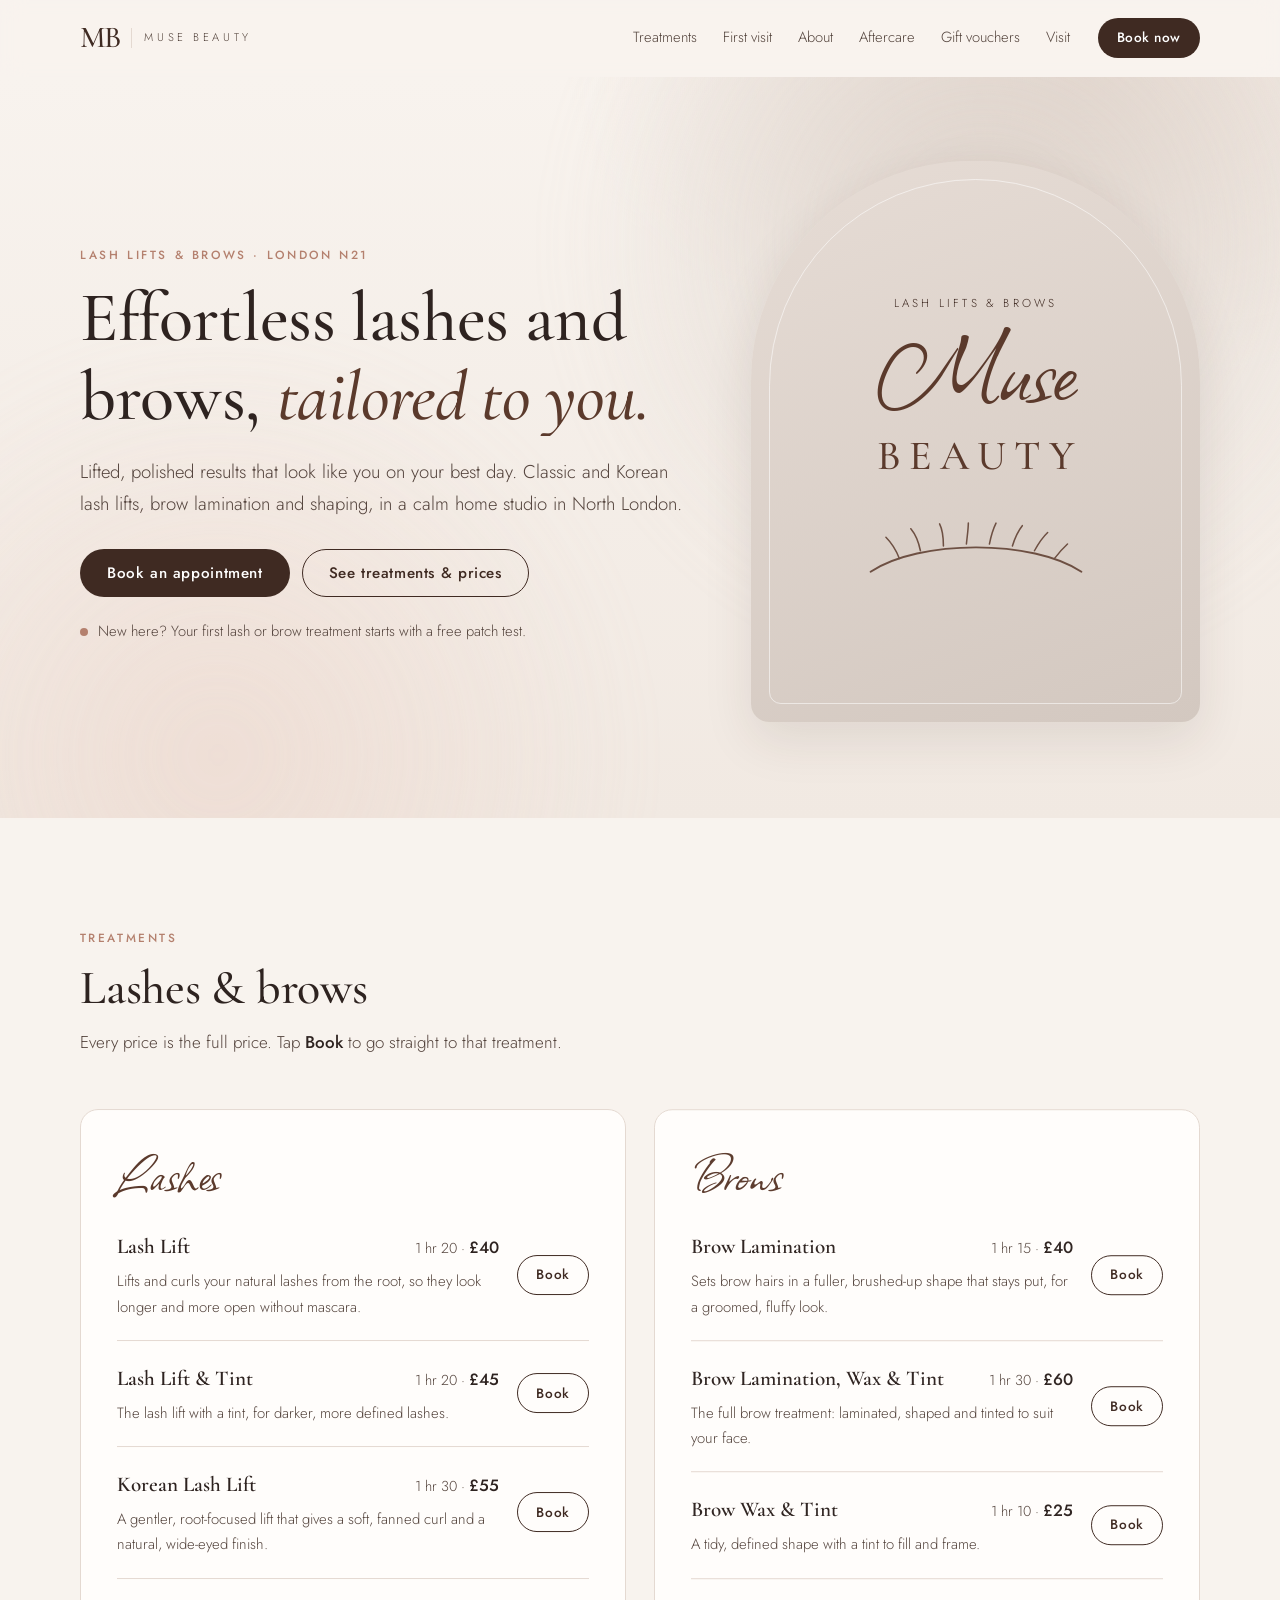
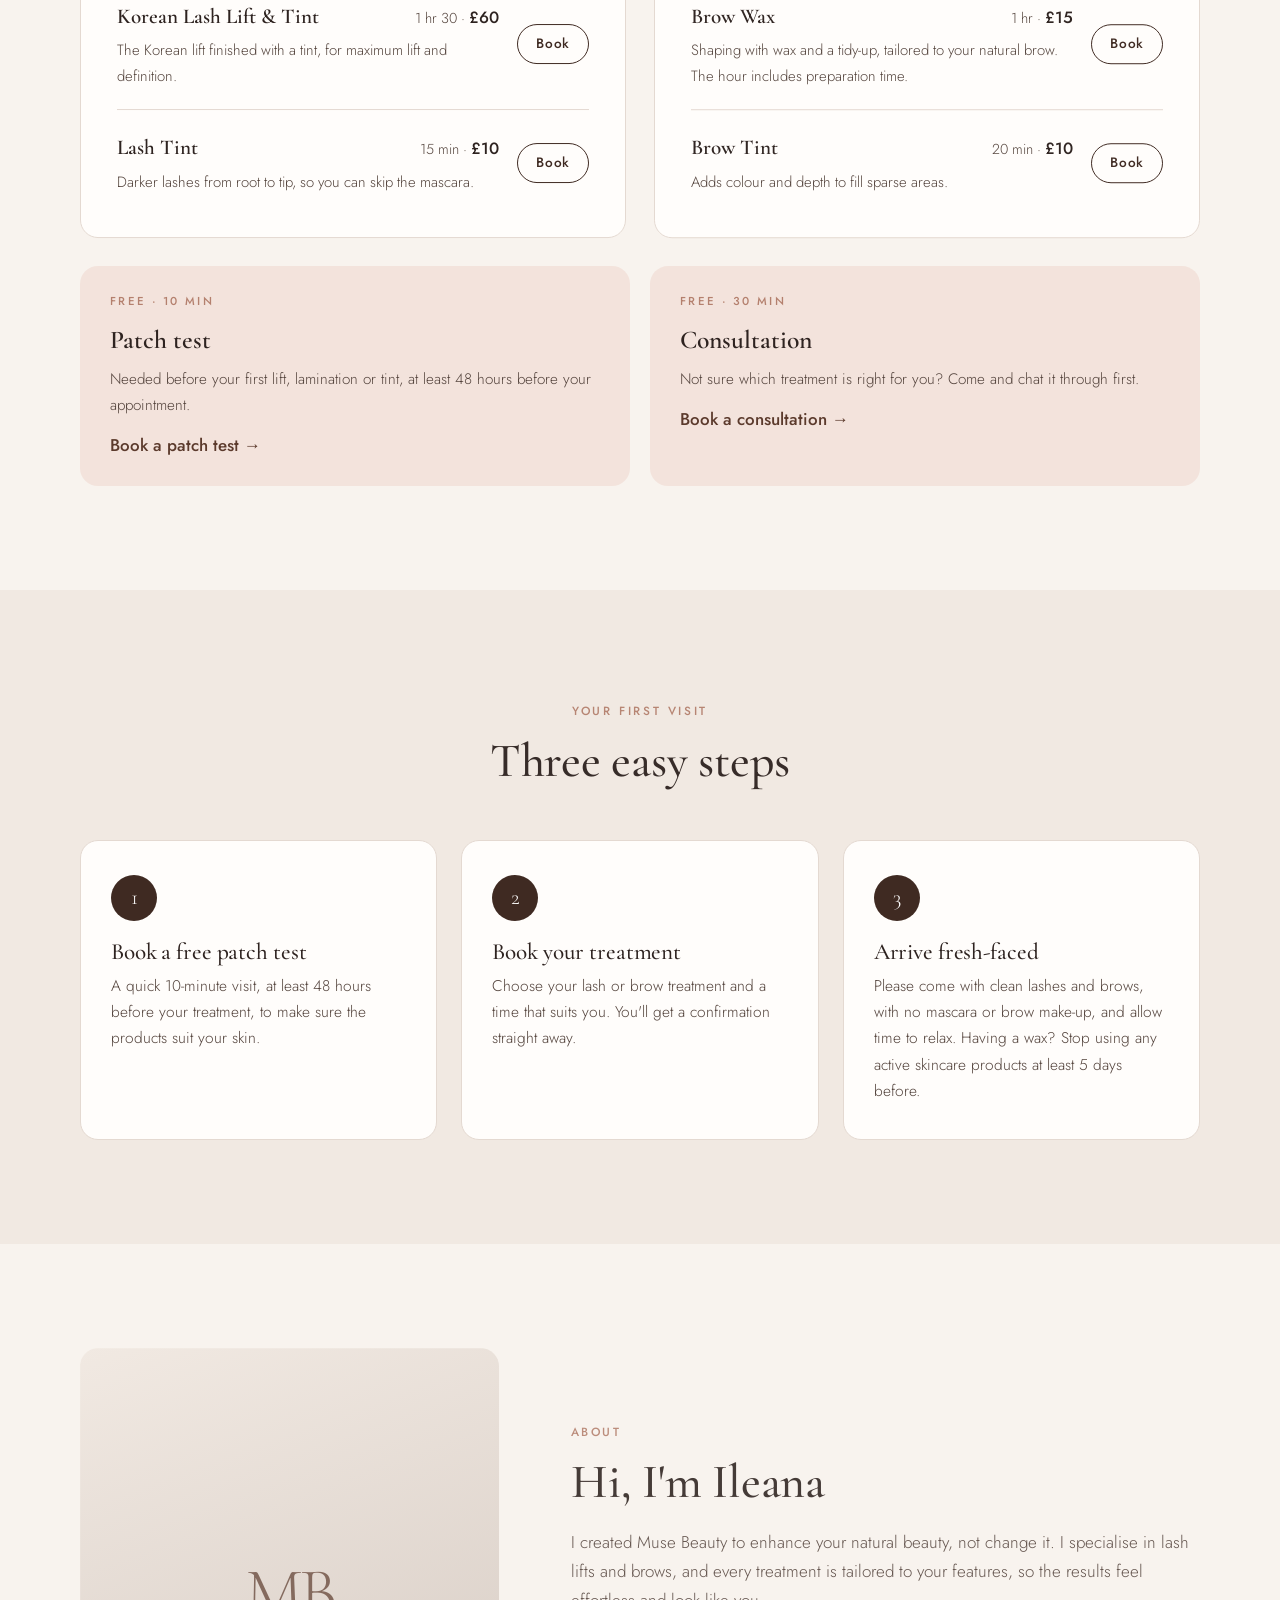
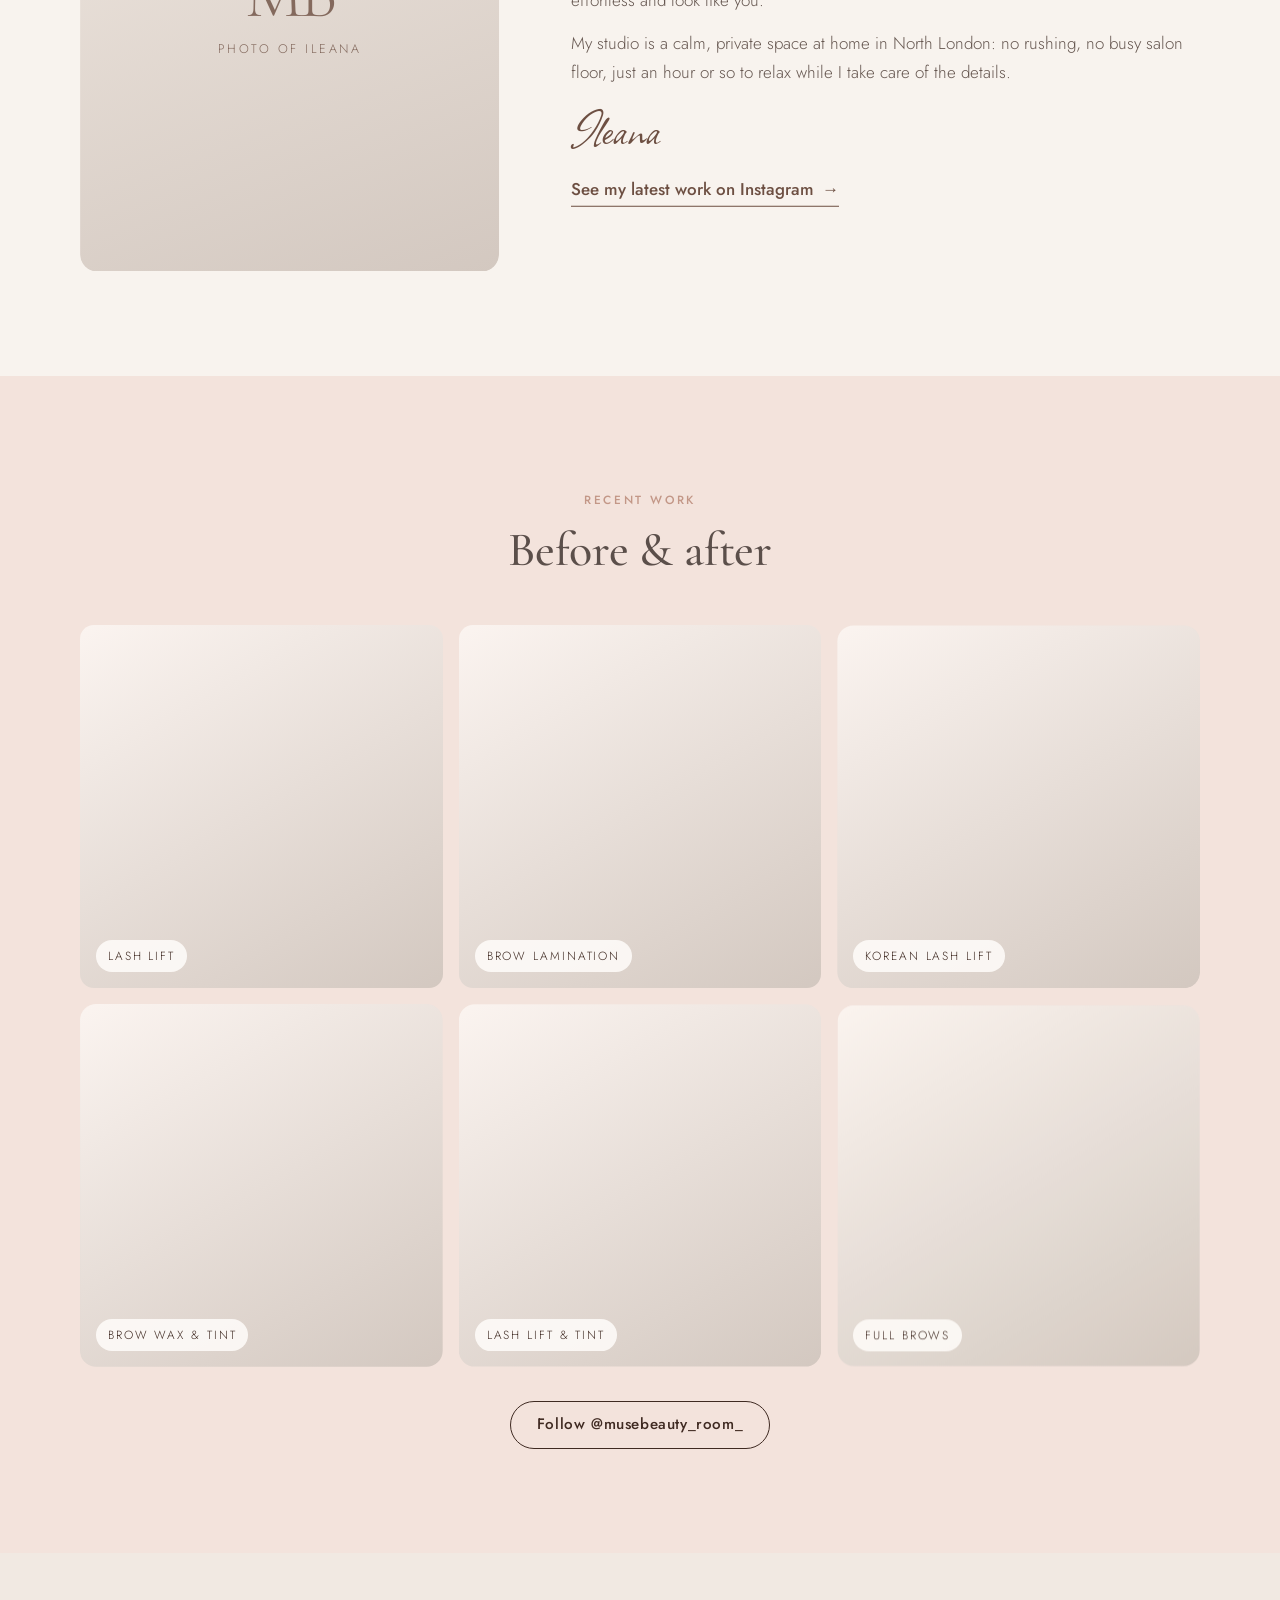
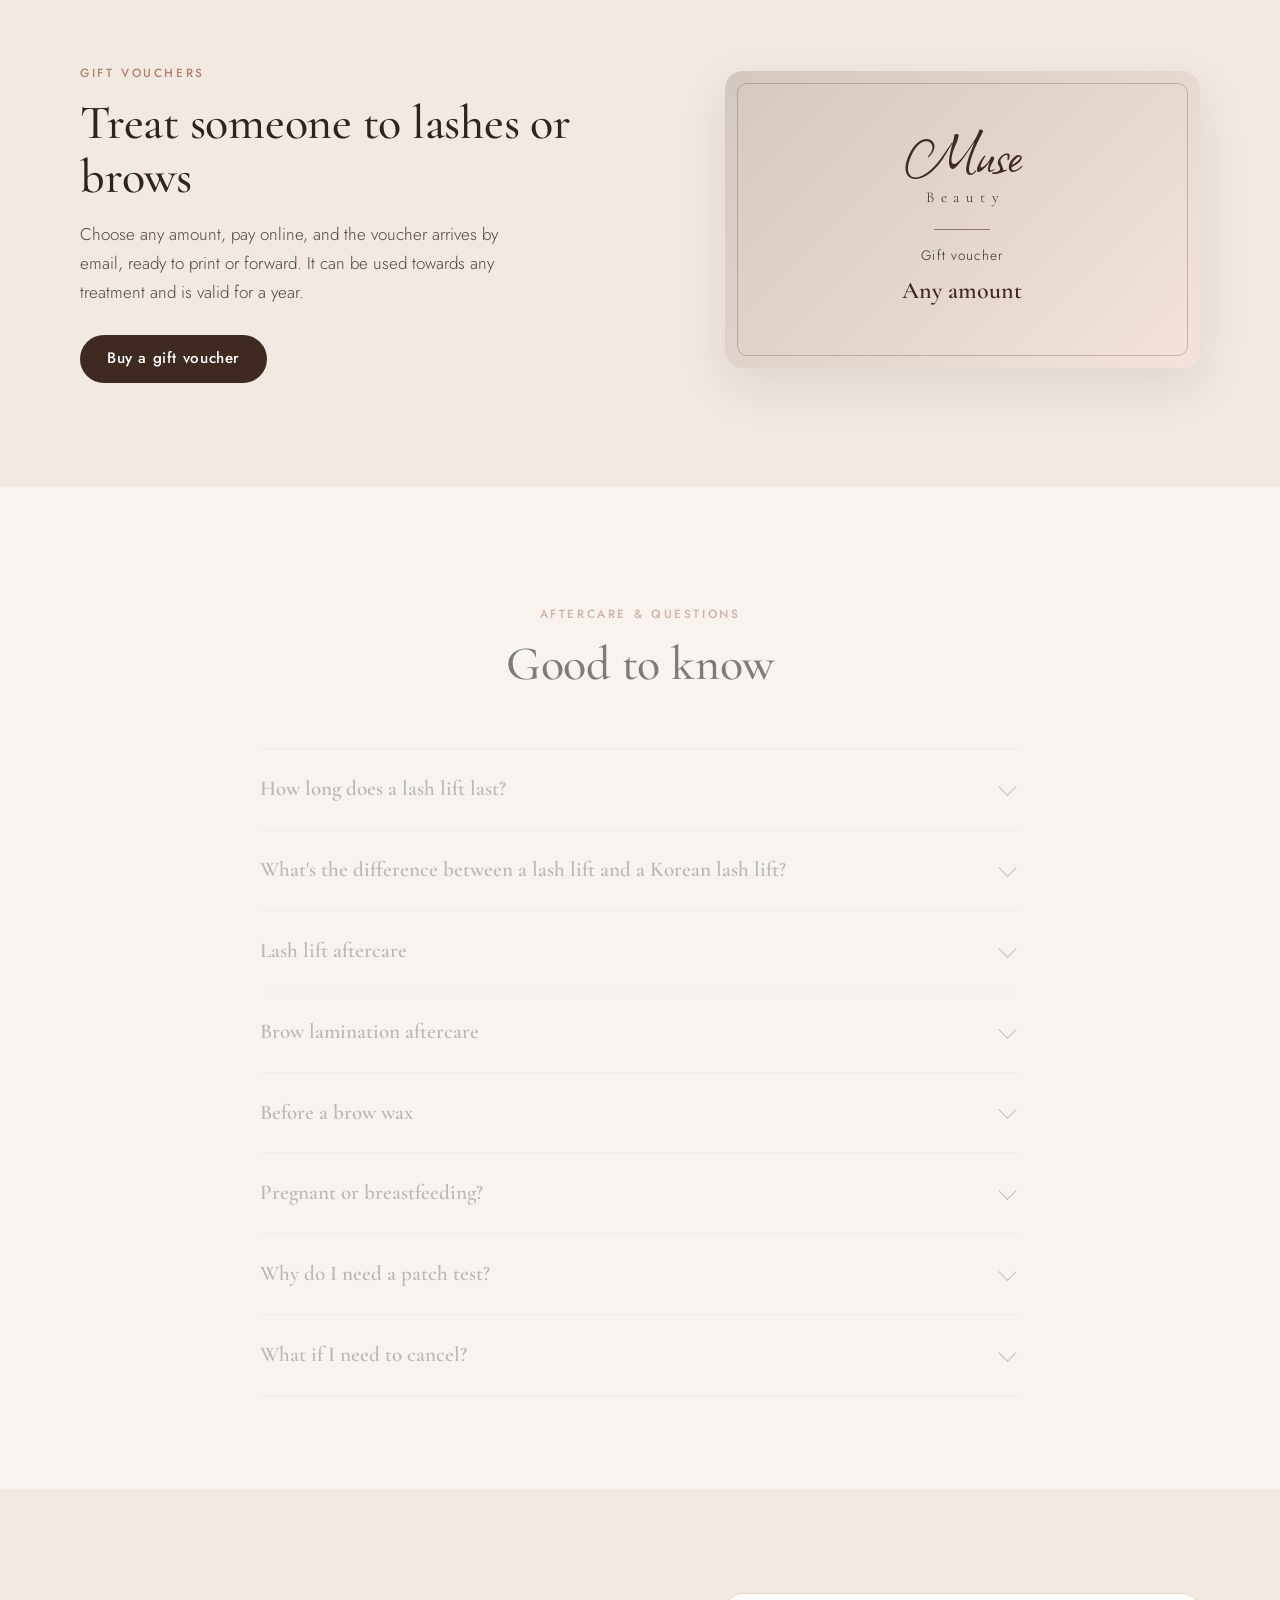
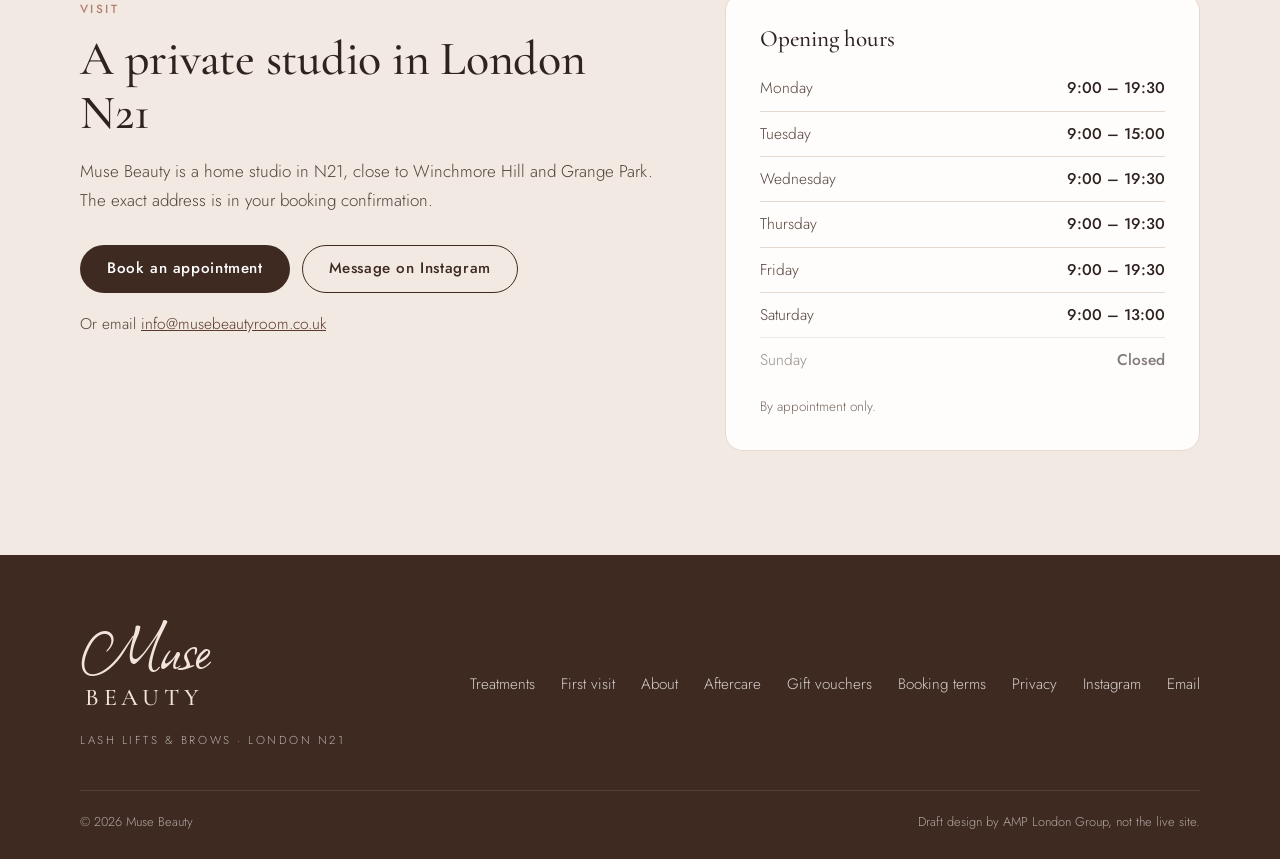
<file: index.html>
<!doctype html>
<html lang="en-GB">
<head>
<meta charset="utf-8">
<meta name="viewport" content="width=device-width, initial-scale=1">
<title>Muse Beauty | Lash Lifts &amp; Brow Lamination in London N21</title>
<meta name="description" content="Lash lifts, Korean lash lifts, brow lamination, waxing and tinting by Ileana at Muse Beauty, a calm home studio in London N21. Book online in a minute.">
<meta name="robots" content="noindex, nofollow">
<meta name="theme-color" content="#F8F3EE">
<meta property="og:title" content="Muse Beauty | Lash Lifts &amp; Brows, London N21">
<meta property="og:description" content="Effortless, lifted lashes and polished brows, tailored to you. Book online.">
<meta property="og:type" content="website">
<link rel="icon" href="assets/favicon.svg" type="image/svg+xml">
<script type="application/ld+json">
{
  "@context": "https://schema.org",
  "@type": "BeautySalon",
  "name": "Muse Beauty",
  "description": "Lash lifts, Korean lash lifts, brow lamination, waxing and tinting in a home studio in London N21.",
  "address": { "@type": "PostalAddress", "addressLocality": "London", "postalCode": "N21", "addressCountry": "GB" },
  "employee": { "@type": "Person", "name": "Ileana Alexandrou", "jobTitle": "Lash lift and brow artist" },
  "email": "info@musebeautyroom.co.uk",
  "sameAs": ["https://www.instagram.com/musebeauty_room_"],
  "openingHoursSpecification": [
    { "@type": "OpeningHoursSpecification", "dayOfWeek": ["Monday","Wednesday","Thursday","Friday"], "opens": "09:00", "closes": "19:30" },
    { "@type": "OpeningHoursSpecification", "dayOfWeek": "Tuesday", "opens": "09:00", "closes": "15:00" },
    { "@type": "OpeningHoursSpecification", "dayOfWeek": "Saturday", "opens": "09:00", "closes": "13:00" }
  ],
  "hasOfferCatalog": {
    "@type": "OfferCatalog",
    "name": "Lash and brow treatments",
    "itemListElement": [
      { "@type": "Offer", "price": "40.00", "priceCurrency": "GBP", "itemOffered": { "@type": "Service", "name": "Lash Lift" } },
      { "@type": "Offer", "price": "45.00", "priceCurrency": "GBP", "itemOffered": { "@type": "Service", "name": "Lash Lift and Tint" } },
      { "@type": "Offer", "price": "55.00", "priceCurrency": "GBP", "itemOffered": { "@type": "Service", "name": "Korean Lash Lift" } },
      { "@type": "Offer", "price": "60.00", "priceCurrency": "GBP", "itemOffered": { "@type": "Service", "name": "Korean Lash Lift and Tint" } },
      { "@type": "Offer", "price": "10.00", "priceCurrency": "GBP", "itemOffered": { "@type": "Service", "name": "Lash Tint" } },
      { "@type": "Offer", "price": "15.00", "priceCurrency": "GBP", "itemOffered": { "@type": "Service", "name": "Brow Wax" } },
      { "@type": "Offer", "price": "25.00", "priceCurrency": "GBP", "itemOffered": { "@type": "Service", "name": "Brow Wax and Tint" } },
      { "@type": "Offer", "price": "40.00", "priceCurrency": "GBP", "itemOffered": { "@type": "Service", "name": "Brow Lamination" } },
      { "@type": "Offer", "price": "60.00", "priceCurrency": "GBP", "itemOffered": { "@type": "Service", "name": "Brow Lamination, Wax and Tint" } },
      { "@type": "Offer", "price": "10.00", "priceCurrency": "GBP", "itemOffered": { "@type": "Service", "name": "Brow Tint" } }
    ]
  }
}
</script>
<script>!function(d){if(matchMedia('(prefers-reduced-motion: reduce)').matches)return;d.classList.add('amp-motion');setTimeout(function(){if(!(window.AMPMotion&&AMPMotion.ready)){d.classList.remove('amp-motion');d.setAttribute('data-amp-gaveup','')}},3000)}(document.documentElement)</script>
<link rel="stylesheet" href="motion-kit/amp-motion.css">
<link rel="preconnect" href="https://fonts.googleapis.com">
<link rel="preconnect" href="https://fonts.gstatic.com" crossorigin>
<link href="https://fonts.googleapis.com/css2?family=Allison&family=Cormorant+Garamond:ital,wght@0,500;0,600;1,500&family=Jost:wght@300;400;500&display=swap" rel="stylesheet">
<link rel="stylesheet" href="css/style.css">
</head>
<body>

<a class="skip" href="#treatments">Skip to treatments</a>

<header class="site-header" data-motion-header>
  <div class="wrap header-in">
    <a class="brand" href="#top" aria-label="Muse Beauty, home">
      <span class="mono" aria-hidden="true">MB</span>
      <span class="brand-name">Muse Beauty</span>
    </a>
    <nav class="nav" id="nav" aria-label="Main">
      <a href="#treatments">Treatments</a>
      <a href="#first-visit">First visit</a>
      <a href="#about">About</a>
      <a href="#aftercare">Aftercare</a>
      <a href="#vouchers">Gift vouchers</a>
      <a href="#visit">Visit</a>
    </nav>
    <a class="btn btn-dark btn-sm" href="https://bookings.gettimely.com/musebeauty1/bb/book" target="_blank" rel="noopener">Book now</a>
    <button class="nav-toggle" aria-label="Menu" aria-expanded="false" aria-controls="nav"><span></span><span></span></button>
  </div>
</header>

<main id="top">

<section class="hero" data-motion="wash">
  <div class="wrap hero-in">
    <div class="hero-copy">
      <span class="eyebrow" data-motion="rise">Lash lifts &amp; brows · London N21</span>
      <h1 data-motion="lines">Effortless lashes and brows, <em>tailored to you.</em></h1>
      <p class="lede" data-motion="rise">Lifted, polished results that look like you on your best day. Classic and Korean lash lifts, brow lamination and shaping, in a calm home studio in North London.</p>
      <div class="cta-row" data-motion="rise">
        <a class="btn btn-dark" href="https://bookings.gettimely.com/musebeauty1/bb/book" target="_blank" rel="noopener" data-motion="nudge" data-motion-delay="3">Book an appointment</a>
        <a class="btn btn-line" href="#treatments">See treatments &amp; prices</a>
      </div>
      <p class="hero-note" data-motion="rise"><span class="dot" aria-hidden="true"></span>New here? Your first lash or brow treatment starts with a free patch test.</p>
    </div>

    <div class="hero-card" data-motion="unveil" aria-hidden="true">
      <div class="card-inner">
        <span class="card-eyebrow">Lash Lifts &amp; Brows</span>
        <span class="script">Muse</span>
        <span class="serif-cap">Beauty</span>
        <svg class="lash" viewBox="0 0 240 70" fill="none">
          <path data-motion="draw" data-motion-delay="0.5" d="M10 52 C60 18 180 18 230 52" stroke="currentColor" stroke-width="2" stroke-linecap="round"/>
          <g data-motion="draw" data-motion-delay="0.9" stroke="currentColor" stroke-width="1.6" stroke-linecap="round">
            <path d="M40 38 C36 28 32 22 26 16"/><path d="M62 30 C60 20 57 13 52 7"/><path d="M86 25 C86 15 85 8 82 2"/>
            <path d="M110 23 C111 13 112 7 112 1"/><path d="M134 23 C136 13 138 7 141 1"/><path d="M158 25 C161 15 164 9 169 3"/>
            <path d="M181 30 C186 21 190 15 197 9"/><path d="M202 38 C208 30 213 25 220 19"/>
          </g>
        </svg>
      </div>
    </div>
  </div>
</section>

<section class="section" id="treatments">
  <div class="wrap">
    <div class="section-head" data-motion="rise">
      <span class="eyebrow">Treatments</span>
      <h2>Lashes &amp; brows</h2>
      <p class="sub">Every price is the full price. Tap <b>Book</b> to go straight to that treatment.</p>
    </div>

    <div class="menu-grid">
      <div class="menu-col" data-motion="rise">
        <h3 class="menu-title"><span class="script-sm">Lashes</span></h3>
        <ul class="menu">
          <li>
            <div class="m-main"><span class="m-name">Lash Lift</span><span class="m-meta">1 hr 20 · <b>£40</b></span></div>
            <p class="m-desc">Lifts and curls your natural lashes from the root, so they look longer and more open without mascara.</p>
            <a class="m-book" href="https://bookings.gettimely.com/musebeauty1/bb/book?product=5133040:SV" target="_blank" rel="noopener" aria-label="Book Lash Lift">Book</a>
          </li>
          <li>
            <div class="m-main"><span class="m-name">Lash Lift &amp; Tint</span><span class="m-meta">1 hr 20 · <b>£45</b></span></div>
            <p class="m-desc">The lash lift with a tint, for darker, more defined lashes.</p>
            <a class="m-book" href="https://bookings.gettimely.com/musebeauty1/bb/book?product=5133068:SV" target="_blank" rel="noopener" aria-label="Book Lash Lift and Tint">Book</a>
          </li>
          <li>
            <div class="m-main"><span class="m-name">Korean Lash Lift</span><span class="m-meta">1 hr 30 · <b>£55</b></span></div>
            <p class="m-desc">A gentler, root-focused lift that gives a soft, fanned curl and a natural, wide-eyed finish.</p>
            <a class="m-book" href="https://bookings.gettimely.com/musebeauty1/bb/book?product=5133069:SV" target="_blank" rel="noopener" aria-label="Book Korean Lash Lift">Book</a>
          </li>
          <li>
            <div class="m-main"><span class="m-name">Korean Lash Lift &amp; Tint</span><span class="m-meta">1 hr 30 · <b>£60</b></span></div>
            <p class="m-desc">The Korean lift finished with a tint, for maximum lift and definition.</p>
            <a class="m-book" href="https://bookings.gettimely.com/musebeauty1/bb/book?product=5133072:SV" target="_blank" rel="noopener" aria-label="Book Korean Lash Lift and Tint">Book</a>
          </li>
          <li>
            <div class="m-main"><span class="m-name">Lash Tint</span><span class="m-meta">15 min · <b>£10</b></span></div>
            <p class="m-desc">Darker lashes from root to tip, so you can skip the mascara.</p>
            <a class="m-book" href="https://bookings.gettimely.com/musebeauty1/bb/book?product=5133075:SV" target="_blank" rel="noopener" aria-label="Book Lash Tint">Book</a>
          </li>
        </ul>
      </div>

      <div class="menu-col" data-motion="rise">
        <h3 class="menu-title"><span class="script-sm">Brows</span></h3>
        <ul class="menu">
          <li>
            <div class="m-main"><span class="m-name">Brow Lamination</span><span class="m-meta">1 hr 15 · <b>£40</b></span></div>
            <p class="m-desc">Sets brow hairs in a fuller, brushed-up shape that stays put, for a groomed, fluffy look.</p>
            <a class="m-book" href="https://bookings.gettimely.com/musebeauty1/bb/book?product=5133083:SV" target="_blank" rel="noopener" aria-label="Book Brow Lamination">Book</a>
          </li>
          <li>
            <div class="m-main"><span class="m-name">Brow Lamination, Wax &amp; Tint</span><span class="m-meta">1 hr 30 · <b>£60</b></span></div>
            <p class="m-desc">The full brow treatment: laminated, shaped and tinted to suit your face.</p>
            <a class="m-book" href="https://bookings.gettimely.com/musebeauty1/bb/book?product=5133085:SV" target="_blank" rel="noopener" aria-label="Book Brow Lamination, Wax and Tint">Book</a>
          </li>
          <li>
            <div class="m-main"><span class="m-name">Brow Wax &amp; Tint</span><span class="m-meta">1 hr 10 · <b>£25</b></span></div>
            <p class="m-desc">A tidy, defined shape with a tint to fill and frame.</p>
            <a class="m-book" href="https://bookings.gettimely.com/musebeauty1/bb/book?product=5133081:SV" target="_blank" rel="noopener" aria-label="Book Brow Wax and Tint">Book</a>
          </li>
          <li>
            <div class="m-main"><span class="m-name">Brow Wax</span><span class="m-meta">1 hr · <b>£15</b></span></div>
            <p class="m-desc">Shaping with wax and a tidy-up, tailored to your natural brow. The hour includes preparation time.</p>
            <a class="m-book" href="https://bookings.gettimely.com/musebeauty1/bb/book?product=5133079:SV" target="_blank" rel="noopener" aria-label="Book Brow Wax">Book</a>
          </li>
          <li>
            <div class="m-main"><span class="m-name">Brow Tint</span><span class="m-meta">20 min · <b>£10</b></span></div>
            <p class="m-desc">Adds colour and depth to fill sparse areas.</p>
            <a class="m-book" href="https://bookings.gettimely.com/musebeauty1/bb/book?product=5133086:SV" target="_blank" rel="noopener" aria-label="Book Brow Tint">Book</a>
          </li>
        </ul>
      </div>
    </div>

    <div class="extras" data-motion="rise" data-motion-stagger>
      <a class="extra" href="https://bookings.gettimely.com/musebeauty1/bb/book?product=5296921:SV" target="_blank" rel="noopener">
        <span class="x-tag">Free · 10 min</span>
        <span class="x-name">Patch test</span>
        <span class="x-desc">Needed before your first lift, lamination or tint, at least 48 hours before your appointment.</span>
        <span class="x-cta">Book a patch test <span aria-hidden="true">→</span></span>
      </a>
      <a class="extra" href="https://bookings.gettimely.com/musebeauty1/bb/book?product=5327398:SV" target="_blank" rel="noopener">
        <span class="x-tag">Free · 30 min</span>
        <span class="x-name">Consultation</span>
        <span class="x-desc">Not sure which treatment is right for you? Come and chat it through first.</span>
        <span class="x-cta">Book a consultation <span aria-hidden="true">→</span></span>
      </a>
    </div>
  </div>
</section>

<section class="section linen" id="first-visit">
  <div class="wrap">
    <div class="section-head center" data-motion="rise">
      <span class="eyebrow">Your first visit</span>
      <h2>Three easy steps</h2>
    </div>
    <ol class="steps" data-motion="steps">
      <li><span class="n">1</span><h3>Book a free patch test</h3><p>A quick 10-minute visit, at least 48 hours before your treatment, to make sure the products suit your skin.</p></li>
      <li><span class="n">2</span><h3>Book your treatment</h3><p>Choose your lash or brow treatment and a time that suits you. You'll get a confirmation straight away.</p></li>
      <li><span class="n">3</span><h3>Arrive fresh-faced</h3><p>Please come with clean lashes and brows, with no mascara or brow make-up, and allow time to relax. Having a wax? Stop using any active skincare products at least 5 days before.</p></li>
    </ol>
  </div>
</section>

<section class="section" id="about">
  <div class="wrap about-in">
    <div class="about-photo" data-motion="unveil" role="img" aria-label="Photo of Ileana coming soon">
      <span class="ph-mono" aria-hidden="true">MB</span>
      <span class="ph-note">Photo of Ileana</span>
    </div>
    <div class="about-copy" data-motion="rise">
      <span class="eyebrow">About</span>
      <h2>Hi, I'm Ileana</h2>
      <p>I created Muse Beauty to enhance your natural beauty, not change it. I specialise in lash lifts and brows, and every treatment is tailored to your features, so the results feel effortless and look like you.</p>
      <p>My studio is a calm, private space at home in North London: no rushing, no busy salon floor, just an hour or so to relax while I take care of the details.</p>
      <p class="sign">Ileana</p>
      <a class="text-link" href="https://www.instagram.com/musebeauty_room_" target="_blank" rel="noopener">See my latest work on Instagram <span aria-hidden="true">→</span></a>
    </div>
  </div>
</section>

<section class="section blush" id="work">
  <div class="wrap">
    <div class="section-head center" data-motion="rise">
      <span class="eyebrow">Recent work</span>
      <h2>Before &amp; after</h2>
    </div>
    <div class="gallery" data-motion="unveil" data-motion-stagger>
      <figure class="g-tile"><span>Lash lift</span></figure>
      <figure class="g-tile"><span>Brow lamination</span></figure>
      <figure class="g-tile"><span>Korean lash lift</span></figure>
      <figure class="g-tile"><span>Brow wax &amp; tint</span></figure>
      <figure class="g-tile"><span>Lash lift &amp; tint</span></figure>
      <figure class="g-tile"><span>Full brows</span></figure>
    </div>
    <p class="center gallery-link" data-motion="rise"><a class="btn btn-line" href="https://www.instagram.com/musebeauty_room_" target="_blank" rel="noopener">Follow @musebeauty_room_</a></p>
  </div>
</section>

<section class="section linen" id="vouchers">
  <div class="wrap voucher-in">
    <div class="voucher-copy" data-motion="rise">
      <span class="eyebrow">Gift vouchers</span>
      <h2>Treat someone to lashes or brows</h2>
      <p>Choose any amount, pay online, and the voucher arrives by email, ready to print or forward. It can be used towards any treatment and is valid for a year.</p>
      <a class="btn btn-dark" href="https://musebeauty1.gettimely.com/#gift-vouchers" target="_blank" rel="noopener">Buy a gift voucher</a>
    </div>
    <div class="voucher-card" data-motion="unveil" aria-hidden="true">
      <span class="v-script">Muse</span>
      <span class="v-cap">Beauty</span>
      <span class="v-rule"></span>
      <span class="v-label">Gift voucher</span>
      <span class="v-amount">Any amount</span>
    </div>
  </div>
</section>

<section class="section" id="aftercare">
  <div class="wrap narrow">
    <div class="section-head center" data-motion="rise">
      <span class="eyebrow">Aftercare &amp; questions</span>
      <h2>Good to know</h2>
    </div>
    <div class="faq" data-motion="rise">
      <details>
        <summary>How long does a lash lift last?</summary>
        <p>Usually around 6 to 8 weeks, as your natural lashes grow and shed. Brow lamination usually lasts around 4 to 6 weeks.</p>
      </details>
      <details>
        <summary>What's the difference between a lash lift and a Korean lash lift?</summary>
        <p>Both curl your natural lashes. A Korean lash lift focuses the lift right at the root using a gentler method, giving a softer, fanned, wide-eyed look. Not sure which suits you? Book a free consultation.</p>
      </details>
      <details>
        <summary>Lash lift aftercare</summary>
        <ul>
          <li>Keep lashes dry for 24 hours: no steam, saunas, swimming or hot showers on the face.</li>
          <li>No mascara for 24 hours.</li>
          <li>Avoid oil-based make-up removers around the eyes.</li>
          <li>Try not to sleep face-down on the first night.</li>
        </ul>
      </details>
      <details>
        <summary>Brow lamination aftercare</summary>
        <ul>
          <li>Keep brows dry for 24 hours and avoid brow make-up.</li>
          <li>Brush them into place each morning.</li>
          <li>After 24 hours, a little nourishing brow oil helps keep them healthy.</li>
        </ul>
      </details>
      <details>
        <summary>Before a brow wax</summary>
        <p>It's recommended that you stop using any active skincare products, such as retinol or exfoliating acids, for at least 5 days before your wax appointment. Active products make the skin more sensitive, so waxing over them can cause redness or lifting. If you're unsure about something you use, ask before you book.</p>
      </details>
      <details>
        <summary>Pregnant or breastfeeding?</summary>
        <p>Please let us know when you book. Hormone changes can make skin more sensitive and lash and brow results less predictable, so we'll talk it through with you first. We may suggest a new patch test, or waiting until after your baby arrives for some treatments.</p>
      </details>
      <details>
        <summary>Why do I need a patch test?</summary>
        <p>Lifting, lamination and tinting products can cause a reaction in a small number of people. A quick patch test at least 48 hours before your first treatment keeps you safe. It's free.</p>
      </details>
      <details>
        <summary>What if I need to cancel?</summary>
        <p>Please give at least 48 hours' notice to cancel or move, so the time can be offered to someone else. A deposit is taken when you book, and it's kept if you cancel later than that or don't turn up. You can manage your booking from your confirmation email. See the full <a href="booking-terms.html">booking terms</a>.</p>
      </details>
    </div>
  </div>
</section>

<section class="section linen" id="visit">
  <div class="wrap visit-in">
    <div data-motion="rise">
      <span class="eyebrow">Visit</span>
      <h2>A private studio in London N21</h2>
      <p>Muse Beauty is a home studio in N21, close to Winchmore Hill and Grange Park. The exact address is in your booking confirmation.</p>
      <div class="cta-row">
        <a class="btn btn-dark" href="https://bookings.gettimely.com/musebeauty1/bb/book" target="_blank" rel="noopener">Book an appointment</a>
        <a class="btn btn-line" href="https://www.instagram.com/musebeauty_room_" target="_blank" rel="noopener">Message on Instagram</a>
      </div>
      <p class="contact-line">Or email <a href="mailto:info@musebeautyroom.co.uk">info@musebeautyroom.co.uk</a></p>
    </div>
    <div class="hours" data-motion="rise">
      <h3>Opening hours</h3>
      <ul>
        <li><span>Monday</span><b>9:00 – 19:30</b></li>
        <li><span>Tuesday</span><b>9:00 – 15:00</b></li>
        <li><span>Wednesday</span><b>9:00 – 19:30</b></li>
        <li><span>Thursday</span><b>9:00 – 19:30</b></li>
        <li><span>Friday</span><b>9:00 – 19:30</b></li>
        <li><span>Saturday</span><b>9:00 – 13:00</b></li>
        <li class="closed"><span>Sunday</span><b>Closed</b></li>
      </ul>
      <p class="small">By appointment only.</p>
    </div>
  </div>
</section>

</main>

<footer class="site-footer">
  <div class="wrap footer-in">
    <div class="f-brand">
      <span class="script f-script">Muse</span>
      <span class="serif-cap f-cap">Beauty</span>
      <span class="f-tag">Lash Lifts &amp; Brows · London N21</span>
    </div>
    <nav class="f-links" aria-label="Footer">
      <a href="#treatments">Treatments</a>
      <a href="#first-visit">First visit</a>
      <a href="#about">About</a>
      <a href="#aftercare">Aftercare</a>
      <a href="#vouchers">Gift vouchers</a>
      <a href="booking-terms.html">Booking terms</a>
      <a href="privacy.html">Privacy</a>
      <a href="https://www.instagram.com/musebeauty_room_" target="_blank" rel="noopener">Instagram</a>
      <a href="mailto:info@musebeautyroom.co.uk">Email</a>
    </nav>
  </div>
  <div class="wrap f-legal">
    <span>© 2026 Muse Beauty</span>
    <span>Draft design by AMP London Group, not the live site.</span>
  </div>
</footer>

<div class="book-bar" aria-label="Quick booking">
  <a class="btn btn-dark" href="https://bookings.gettimely.com/musebeauty1/bb/book" target="_blank" rel="noopener">Book now</a>
</div>

<script defer src="motion-kit/vendor/gsap.min.js"></script>
<script defer src="motion-kit/vendor/SplitText.min.js"></script>
<script defer src="motion-kit/vendor/DrawSVGPlugin.min.js"></script>
<script defer src="motion-kit/amp-motion.js"></script>
<script defer src="js/main.js"></script>
</body>
</html>
</file>
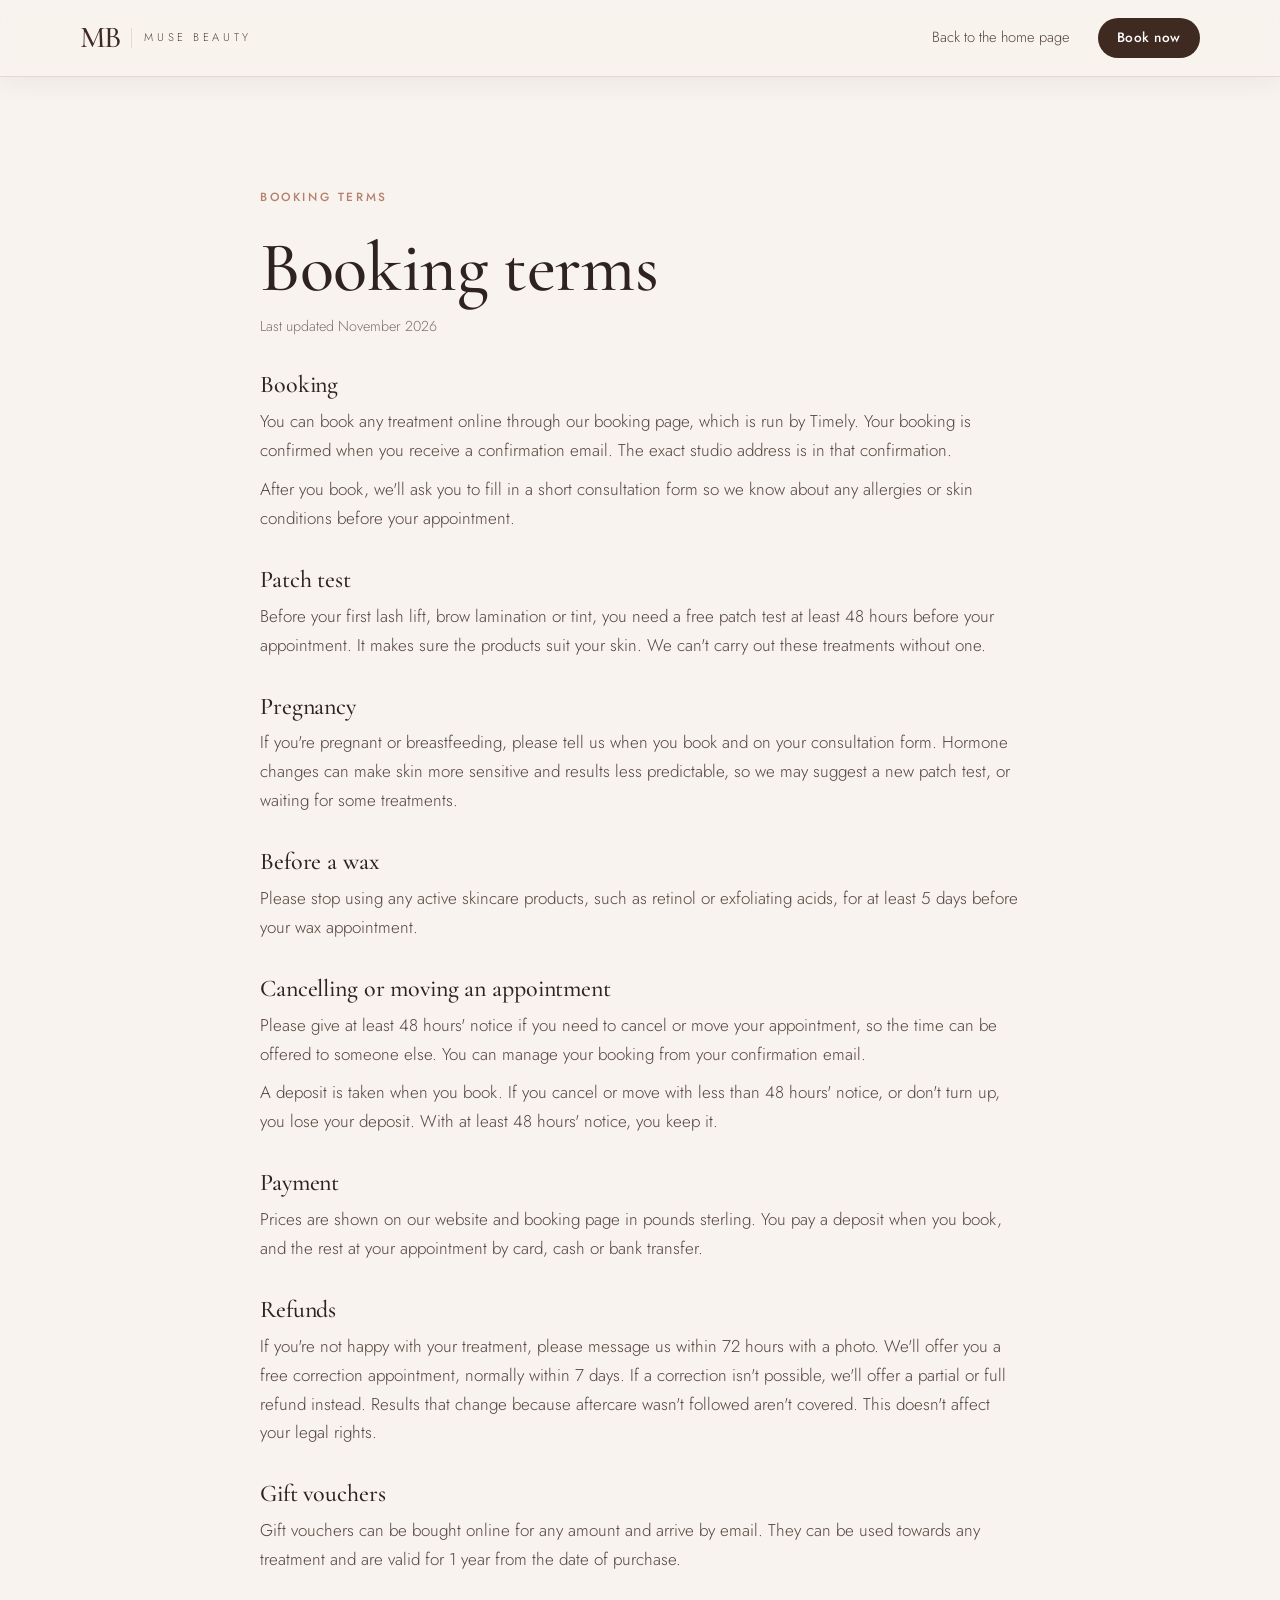
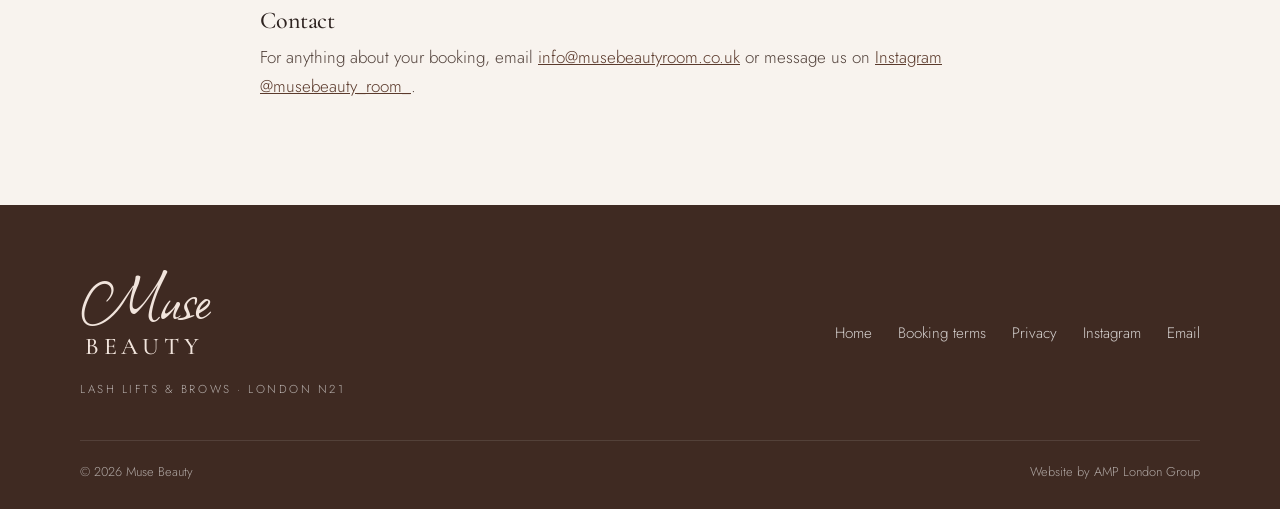
<file: booking-terms.html>
<!doctype html>
<html lang="en-GB">
<head>
<meta charset="utf-8">
<meta name="viewport" content="width=device-width, initial-scale=1">
<title>Booking terms | Muse Beauty</title>
<meta name="description" content="Booking, patch test, cancellation and gift voucher terms for Muse Beauty, London N21.">
<meta name="robots" content="noindex, nofollow">
<meta name="theme-color" content="#F8F3EE">
<link rel="icon" href="assets/favicon.svg" type="image/svg+xml">
<link rel="preconnect" href="https://fonts.googleapis.com">
<link rel="preconnect" href="https://fonts.gstatic.com" crossorigin>
<link href="https://fonts.googleapis.com/css2?family=Allison&family=Cormorant+Garamond:ital,wght@0,500;0,600;1,500&family=Jost:wght@300;400;500&display=swap" rel="stylesheet">
<link rel="stylesheet" href="css/style.css">
</head>
<body class="legal-page">
<header class="site-header is-scrolled">
  <div class="wrap header-in">
    <a class="brand" href="index.html" aria-label="Muse Beauty, home">
      <span class="mono" aria-hidden="true">MB</span>
      <span class="brand-name">Muse Beauty</span>
    </a>
    <nav class="legal-nav" aria-label="Main"><a href="index.html">Back to the home page</a></nav>
    <a class="btn btn-dark btn-sm" href="https://bookings.gettimely.com/musebeauty1/bb/book" target="_blank" rel="noopener">Book now</a>
  </div>
</header>
<main class="section legal">
  <div class="wrap narrow">
    <span class="eyebrow">Booking terms</span>
    <h1>Booking terms</h1>
    <p class="updated">Last updated November 2026</p>

    <h2>Booking</h2>
    <p>You can book any treatment online through our booking page, which is run by Timely. Your booking is confirmed when you receive a confirmation email. The exact studio address is in that confirmation.</p>
    <p>After you book, we'll ask you to fill in a short consultation form so we know about any allergies or skin conditions before your appointment.</p>

    <h2>Patch test</h2>
    <p>Before your first lash lift, brow lamination or tint, you need a free patch test at least 48 hours before your appointment. It makes sure the products suit your skin. We can't carry out these treatments without one.</p>

    <h2>Pregnancy</h2>
    <p>If you're pregnant or breastfeeding, please tell us when you book and on your consultation form. Hormone changes can make skin more sensitive and results less predictable, so we may suggest a new patch test, or waiting for some treatments.</p>

    <h2>Before a wax</h2>
    <p>Please stop using any active skincare products, such as retinol or exfoliating acids, for at least 5 days before your wax appointment.</p>

    <h2>Cancelling or moving an appointment</h2>
    <p>Please give at least 48 hours' notice if you need to cancel or move your appointment, so the time can be offered to someone else. You can manage your booking from your confirmation email.</p>
    <p>A deposit is taken when you book. If you cancel or move with less than 48 hours' notice, or don't turn up, you lose your deposit. With at least 48 hours' notice, you keep it.</p>

    <h2>Payment</h2>
    <p>Prices are shown on our website and booking page in pounds sterling. You pay a deposit when you book, and the rest at your appointment by card, cash or bank transfer.</p>

    <h2>Refunds</h2>
    <p>If you're not happy with your treatment, please message us within 72 hours with a photo. We'll offer you a free correction appointment, normally within 7 days. If a correction isn't possible, we'll offer a partial or full refund instead. Results that change because aftercare wasn't followed aren't covered. This doesn't affect your legal rights.</p>

    <h2>Gift vouchers</h2>
    <p>Gift vouchers can be bought online for any amount and arrive by email. They can be used towards any treatment and are valid for 1 year from the date of purchase.</p>

    <h2>Contact</h2>
    <p>For anything about your booking, email <a href="mailto:info@musebeautyroom.co.uk">info@musebeautyroom.co.uk</a> or message us on <a href="https://www.instagram.com/musebeauty_room_" target="_blank" rel="noopener">Instagram @musebeauty_room_</a>.</p>
  </div>
</main>
<footer class="site-footer">
  <div class="wrap footer-in">
    <div class="f-brand">
      <span class="script f-script">Muse</span>
      <span class="serif-cap f-cap">Beauty</span>
      <span class="f-tag">Lash Lifts &amp; Brows · London N21</span>
    </div>
    <nav class="f-links" aria-label="Footer">
      <a href="index.html">Home</a>
      <a href="booking-terms.html">Booking terms</a>
      <a href="privacy.html">Privacy</a>
      <a href="https://www.instagram.com/musebeauty_room_" target="_blank" rel="noopener">Instagram</a>
      <a href="mailto:info@musebeautyroom.co.uk">Email</a>
    </nav>
  </div>
  <div class="wrap f-legal">
    <span>© 2026 Muse Beauty</span>
    <span>Website by AMP London Group</span>
  </div>
</footer>
</body>
</html>
</file>
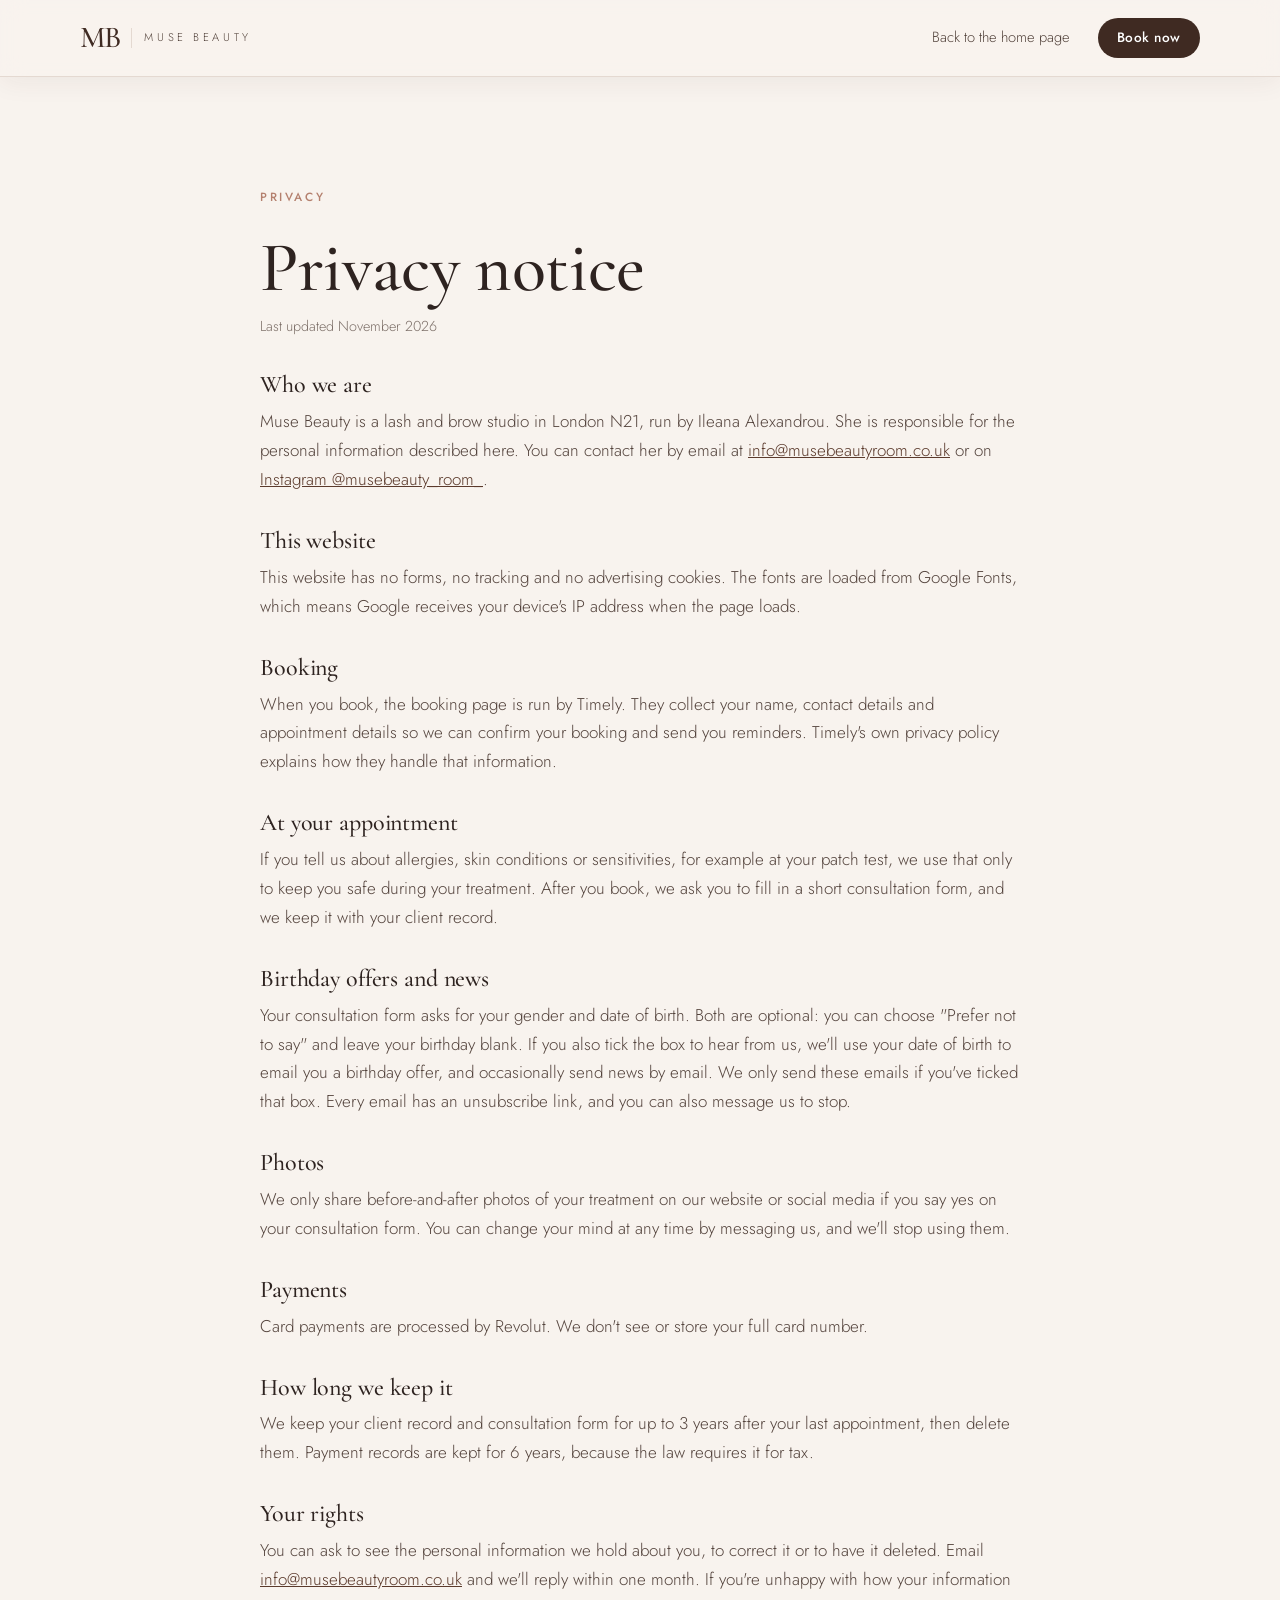
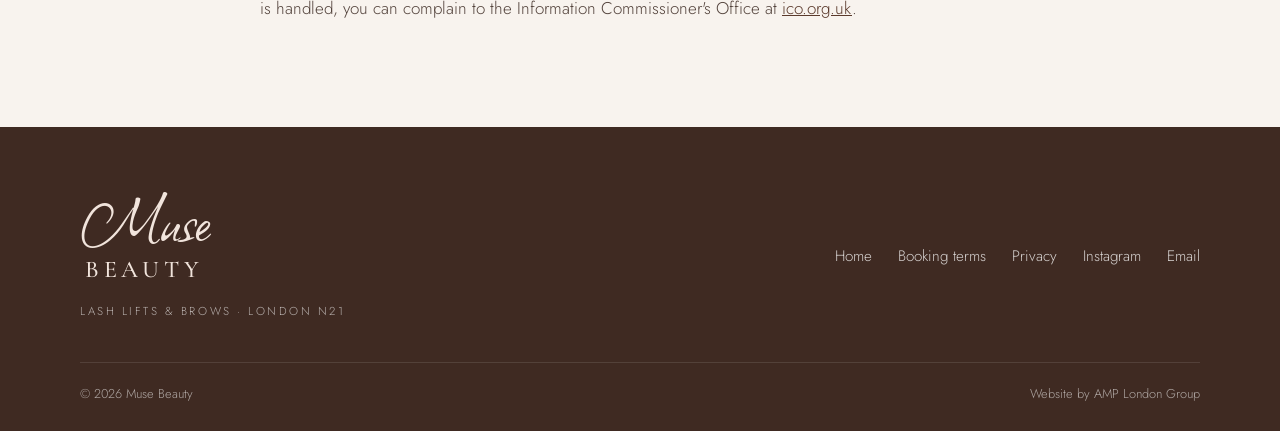
<file: privacy.html>
<!doctype html>
<html lang="en-GB">
<head>
<meta charset="utf-8">
<meta name="viewport" content="width=device-width, initial-scale=1">
<title>Privacy | Muse Beauty</title>
<meta name="description" content="How Muse Beauty uses your personal information.">
<meta name="robots" content="noindex, nofollow">
<meta name="theme-color" content="#F8F3EE">
<link rel="icon" href="assets/favicon.svg" type="image/svg+xml">
<link rel="preconnect" href="https://fonts.googleapis.com">
<link rel="preconnect" href="https://fonts.gstatic.com" crossorigin>
<link href="https://fonts.googleapis.com/css2?family=Allison&family=Cormorant+Garamond:ital,wght@0,500;0,600;1,500&family=Jost:wght@300;400;500&display=swap" rel="stylesheet">
<link rel="stylesheet" href="css/style.css">
</head>
<body class="legal-page">
<header class="site-header is-scrolled">
  <div class="wrap header-in">
    <a class="brand" href="index.html" aria-label="Muse Beauty, home">
      <span class="mono" aria-hidden="true">MB</span>
      <span class="brand-name">Muse Beauty</span>
    </a>
    <nav class="legal-nav" aria-label="Main"><a href="index.html">Back to the home page</a></nav>
    <a class="btn btn-dark btn-sm" href="https://bookings.gettimely.com/musebeauty1/bb/book" target="_blank" rel="noopener">Book now</a>
  </div>
</header>
<main class="section legal">
  <div class="wrap narrow">
    <span class="eyebrow">Privacy</span>
    <h1>Privacy notice</h1>
    <p class="updated">Last updated November 2026</p>

    <h2>Who we are</h2>
    <p>Muse Beauty is a lash and brow studio in London N21, run by Ileana Alexandrou. She is responsible for the personal information described here. You can contact her by email at <a href="mailto:info@musebeautyroom.co.uk">info@musebeautyroom.co.uk</a> or on <a href="https://www.instagram.com/musebeauty_room_" target="_blank" rel="noopener">Instagram @musebeauty_room_</a>.</p>

    <h2>This website</h2>
    <p>This website has no forms, no tracking and no advertising cookies. The fonts are loaded from Google Fonts, which means Google receives your device's IP address when the page loads.</p>

    <h2>Booking</h2>
    <p>When you book, the booking page is run by Timely. They collect your name, contact details and appointment details so we can confirm your booking and send you reminders. Timely's own privacy policy explains how they handle that information.</p>

    <h2>At your appointment</h2>
    <p>If you tell us about allergies, skin conditions or sensitivities, for example at your patch test, we use that only to keep you safe during your treatment. After you book, we ask you to fill in a short consultation form, and we keep it with your client record.</p>

    <h2>Birthday offers and news</h2>
    <p>Your consultation form asks for your gender and date of birth. Both are optional: you can choose "Prefer not to say" and leave your birthday blank. If you also tick the box to hear from us, we'll use your date of birth to email you a birthday offer, and occasionally send news by email. We only send these emails if you've ticked that box. Every email has an unsubscribe link, and you can also message us to stop.</p>

    <h2>Photos</h2>
    <p>We only share before-and-after photos of your treatment on our website or social media if you say yes on your consultation form. You can change your mind at any time by messaging us, and we'll stop using them.</p>

    <h2>Payments</h2>
    <p>Card payments are processed by Revolut. We don't see or store your full card number.</p>

    <h2>How long we keep it</h2>
    <p>We keep your client record and consultation form for up to 3 years after your last appointment, then delete them. Payment records are kept for 6 years, because the law requires it for tax.</p>

    <h2>Your rights</h2>
    <p>You can ask to see the personal information we hold about you, to correct it or to have it deleted. Email <a href="mailto:info@musebeautyroom.co.uk">info@musebeautyroom.co.uk</a> and we'll reply within one month. If you're unhappy with how your information is handled, you can complain to the Information Commissioner's Office at <a href="https://ico.org.uk" target="_blank" rel="noopener">ico.org.uk</a>.</p>
  </div>
</main>
<footer class="site-footer">
  <div class="wrap footer-in">
    <div class="f-brand">
      <span class="script f-script">Muse</span>
      <span class="serif-cap f-cap">Beauty</span>
      <span class="f-tag">Lash Lifts &amp; Brows · London N21</span>
    </div>
    <nav class="f-links" aria-label="Footer">
      <a href="index.html">Home</a>
      <a href="booking-terms.html">Booking terms</a>
      <a href="privacy.html">Privacy</a>
      <a href="https://www.instagram.com/musebeauty_room_" target="_blank" rel="noopener">Instagram</a>
      <a href="mailto:info@musebeautyroom.co.uk">Email</a>
    </nav>
  </div>
  <div class="wrap f-legal">
    <span>© 2026 Muse Beauty</span>
    <span>Website by AMP London Group</span>
  </div>
</footer>
</body>
</html>
</file>
<file: motion-kit/amp-motion.css>
/*! AMP motion kit v1.1.0 · AMP London Group
   Start states apply ONLY under html.amp-motion (set by the head snippet, confirmed by
   amp-motion.js). No JS, reduced motion, or a kit that fails to load → everything is
   simply visible. Elements get .is-in when their entrance has finished. */

/* ---------- start states ---------- */

html.amp-motion [data-motion="rise"]:not([data-motion-stagger]):not(.is-in),
html.amp-motion [data-motion="rise"][data-motion-stagger] > :not(.is-in) {
  opacity: 0;
  transform: translateY(16px);
}

html.amp-motion [data-motion="unveil"]:not([data-motion-stagger]):not(.is-in),
html.amp-motion [data-motion="unveil"][data-motion-stagger] > :not(.is-in) {
  opacity: 0;
  transform: translateY(12px);
  clip-path: inset(10% 4% 10% 4% round 16px);
}

html.amp-motion [data-motion="lines"]:not(.is-in),
html.amp-motion [data-motion="draw"]:not(.is-in) { opacity: 0; }

/* CSS transitions on a site's cards would fight the tween; they come back with .is-in */
html.amp-motion [data-motion]:not(.is-in),
html.amp-motion [data-motion-stagger] > :not(.is-in) { transition: none !important; }

/* ---------- steps: unlit steps are dimmed, never hidden ---------- */

html.amp-motion [data-motion="steps"] > * { transition: opacity 0.6s ease; }
html.amp-motion [data-motion="steps"] > :not(.is-lit) { opacity: 0.42; }

/* ---------- wash: brand-colour light that drifts into place once, then rests ----------
   (layer injected by the kit; the drift waits, paused, until the section is on screen.
   Nothing loops: an endless animation costs CPU/GPU on every frame, for ever.) */

[data-motion="wash"] { position: relative; isolation: isolate; }
.amp-wash { position: absolute; inset: 0; overflow: hidden; z-index: 0; pointer-events: none; }
.amp-wash i {
  position: absolute;
  width: 70%;
  aspect-ratio: 1;
  border-radius: 50%;
  filter: blur(40px);
  opacity: 0.75;
  animation-duration: 9s;
  animation-timing-function: cubic-bezier(0.2, 0.7, 0.2, 1);
  animation-iteration-count: 1;
  animation-fill-mode: both;
  animation-play-state: paused;
}
[data-motion="wash"].is-washing .amp-wash i { animation-play-state: running; }
.amp-wash i:nth-child(1) {
  right: -12%; top: -38%;
  background: radial-gradient(circle, var(--wash-a, rgba(63, 176, 143, 0.55)) 0%, transparent 65%);
  animation-name: ampWashA;
}
.amp-wash i:nth-child(2) {
  left: -18%; bottom: -52%;
  background: radial-gradient(circle, var(--wash-b, rgba(238, 131, 84, 0.28)) 0%, transparent 65%);
  animation-name: ampWashB;
}
[data-motion="wash"] > :not(.amp-wash) { position: relative; z-index: 1; }

@keyframes ampWashA { from { transform: translate3d(14%, -12%, 0) scale(0.88); opacity: 0; } to { transform: none; opacity: 0.75; } }
@keyframes ampWashB { from { transform: translate3d(-12%, 12%, 0) scale(0.9); opacity: 0; } to { transform: none; opacity: 0.75; } }

/* ---------- nudge: one soft ring, once ---------- */

.amp-nudge { position: relative; }
.amp-nudge::after {
  content: "";
  position: absolute;
  inset: 0;
  border-radius: inherit;
  pointer-events: none;
  animation: ampNudge 1.4s cubic-bezier(0.2, 0.7, 0.2, 1) 1 both;
}
@keyframes ampNudge {
  from { box-shadow: 0 0 0 0 var(--motion-ring, rgba(23, 122, 101, 0.45)); }
  to { box-shadow: 0 0 0 16px transparent; }
}

/* ---------- belt and braces ---------- */

@media (prefers-reduced-motion: reduce) {
  .amp-wash i, .amp-nudge::after { animation: none !important; }
}
</file>
<file: css/style.css>
/* Muse Beauty, draft (Oct 2026). Brand from her logo: greige panel, cocoa script, cream paper.
   Type: Allison (the "Muse" signature), Cormorant Garamond (the BEAUTY capitals), Jost (body).
   Motion: motion-kit/ (data-motion labels). Everything is visible without JS or with reduced motion. */

:root {
  --cream: #F8F3EE;
  --paper: #FFFDFB;
  --linen: #F1E9E2;
  --greige: #D3C8C0;
  --taupe: #A08E82;
  --mocha: #5B3A2C;
  --cocoa: #3F2A22;
  --ink: #2E2320;
  --body: #54443D;
  --blush: #F3E3DC;
  --rose: #B4806E;
  --line: #E4D9D1;

  --wash-a: rgba(211, 200, 192, 0.85);
  --wash-b: rgba(234, 205, 193, 0.55);
  --motion-ring: rgba(91, 58, 44, 0.35);

  --script: "Allison", "Brush Script MT", cursive;
  --serif: "Cormorant Garamond", "Iowan Old Style", Georgia, serif;
  --sans: "Jost", -apple-system, "Segoe UI", Roboto, sans-serif;

  --header-h: 76px;
  --radius: 18px;
  --shadow: 0 18px 50px rgba(63, 42, 34, 0.10);
}

* { margin: 0; padding: 0; box-sizing: border-box; }
html { scroll-behavior: smooth; scroll-padding-top: calc(var(--header-h) + 12px); }
@media (prefers-reduced-motion: reduce) { html { scroll-behavior: auto; } }
body { font-family: var(--sans); font-weight: 300; font-size: 1.0625rem; line-height: 1.7; color: var(--body); background: var(--cream); -webkit-font-smoothing: antialiased; }
img { max-width: 100%; display: block; }
a { color: inherit; }
b, strong { font-weight: 500; color: var(--ink); }

.wrap { width: min(1120px, 100% - 40px); margin-inline: auto; }
.wrap.narrow { width: min(760px, 100% - 40px); }
.center { text-align: center; }
.skip { position: absolute; left: -999px; top: 8px; background: var(--cocoa); color: #fff; padding: 8px 14px; border-radius: 8px; z-index: 100; }
.skip:focus { left: 12px; }
:focus-visible { outline: 2px solid var(--mocha); outline-offset: 3px; border-radius: 4px; }

h1, h2, h3 { font-family: var(--serif); font-weight: 500; color: var(--ink); line-height: 1.12; letter-spacing: -0.005em; }
h1 { font-size: clamp(2.6rem, 6vw, 4.4rem); }
h1 em, h2 em { font-style: italic; color: var(--mocha); }
h2 { font-size: clamp(2.1rem, 4vw, 3rem); }
h3 { font-size: 1.45rem; }

.eyebrow { display: inline-block; font-size: 0.74rem; font-weight: 500; letter-spacing: 0.22em; text-transform: uppercase; color: var(--rose); margin-bottom: 14px; }
.lede { font-size: 1.16rem; max-width: 34em; margin-top: 20px; }
.small { font-size: 0.85rem; opacity: 0.8; }

/* buttons */
.btn { display: inline-flex; align-items: center; justify-content: center; gap: 8px; min-height: 48px; padding: 0 26px; border-radius: 999px; font: 500 0.95rem/1 var(--sans); letter-spacing: 0.04em; text-decoration: none; border: 1px solid transparent; transition: background 0.25s ease, color 0.25s ease, border-color 0.25s ease, transform 0.25s ease; cursor: pointer; }
.btn-dark { background: var(--cocoa); color: #fff; }
.btn-dark:hover { background: var(--mocha); transform: translateY(-1px); }
.btn-line { border-color: var(--cocoa); color: var(--cocoa); background: transparent; }
.btn-line:hover { background: var(--cocoa); color: #fff; }
.btn-sm { min-height: 40px; padding: 0 18px; font-size: 0.85rem; }
.cta-row { display: flex; flex-wrap: wrap; gap: 12px; margin-top: 30px; }
.text-link { display: inline-flex; gap: 8px; margin-top: 18px; color: var(--mocha); font-weight: 500; text-decoration: none; border-bottom: 1px solid currentColor; padding-bottom: 2px; }

/* header */
.site-header { position: sticky; top: 0; z-index: 50; background: rgba(248, 243, 238, 0.86); backdrop-filter: saturate(140%) blur(12px); -webkit-backdrop-filter: saturate(140%) blur(12px); border-bottom: 1px solid transparent; transition: border-color 0.3s ease, box-shadow 0.3s ease; }
.site-header.is-scrolled { border-bottom-color: var(--line); box-shadow: 0 6px 24px rgba(63, 42, 34, 0.06); }
.header-in { height: var(--header-h); display: flex; align-items: center; gap: 28px; }
.brand { display: flex; align-items: center; gap: 12px; text-decoration: none; margin-right: auto; }
.mono { font-family: var(--serif); font-weight: 500; font-size: 1.9rem; letter-spacing: -0.06em; color: var(--cocoa); line-height: 1; }
.brand-name { font-size: 0.7rem; letter-spacing: 0.32em; text-transform: uppercase; color: var(--body); padding-left: 12px; border-left: 1px solid var(--line); }
.nav { display: flex; gap: 26px; }
.nav a { text-decoration: none; font-size: 0.92rem; color: var(--body); position: relative; padding: 6px 0; }
.nav a::after { content: ""; position: absolute; left: 0; right: 0; bottom: 0; height: 1px; background: var(--mocha); transform: scaleX(0); transform-origin: left; transition: transform 0.3s ease; }
.nav a:hover::after { transform: scaleX(1); }
.nav-toggle { display: none; width: 44px; height: 44px; border: 1px solid var(--line); border-radius: 50%; background: transparent; position: relative; cursor: pointer; }
.nav-toggle span { position: absolute; left: 13px; right: 13px; height: 1.5px; background: var(--cocoa); transition: transform 0.3s ease, top 0.3s ease; }
.nav-toggle span:first-child { top: 18px; } .nav-toggle span:last-child { top: 25px; }
.nav-toggle[aria-expanded="true"] span:first-child { top: 21px; transform: rotate(45deg); }
.nav-toggle[aria-expanded="true"] span:last-child { top: 21px; transform: rotate(-45deg); }

/* hero */
.hero { position: relative; overflow: hidden; background: radial-gradient(800px 480px at 85% 0%, #EADFD7 0%, transparent 65%), linear-gradient(180deg, var(--cream), var(--linen)); }
.hero-in { position: relative; z-index: 2; display: grid; grid-template-columns: 1.15fr 0.85fr; gap: 64px; align-items: center; padding-block: 84px 96px; }
.hero h1 { max-width: 12em; }
.hero-note { display: flex; align-items: center; gap: 10px; margin-top: 22px; font-size: 0.92rem; }
.hero-note .dot { width: 8px; height: 8px; border-radius: 50%; background: var(--rose); flex-shrink: 0; }

.hero-card { aspect-ratio: 4 / 5; border-radius: 220px 220px var(--radius) var(--radius); background: linear-gradient(160deg, #E6DCD5 0%, var(--greige) 100%); box-shadow: var(--shadow); padding: 18px; }
.card-inner { height: 100%; border-radius: 210px 210px 12px 12px; border: 1px solid rgba(255, 255, 255, 0.55); display: flex; flex-direction: column; align-items: center; justify-content: center; text-align: center; color: var(--mocha); padding: 24px; }
.card-eyebrow { font-size: 0.72rem; letter-spacing: 0.28em; text-transform: uppercase; color: var(--cocoa); margin-bottom: 10px; }
.script { font-family: var(--script); font-size: clamp(5rem, 9vw, 7.4rem); line-height: 0.8; color: var(--mocha); }
.serif-cap { font-family: var(--serif); font-weight: 500; font-size: clamp(1.9rem, 3.4vw, 2.6rem); letter-spacing: 0.2em; text-transform: uppercase; color: var(--mocha); margin-top: 6px; padding-left: 0.2em; }
.lash { width: 72%; max-width: 230px; margin-top: 30px; color: var(--mocha); opacity: 0.85; }

/* sections */
.section { padding-block: 104px; }
.section.linen { background: var(--linen); }
.section.blush { background: var(--blush); }
.section-head { margin-bottom: 52px; max-width: 640px; }
.section-head.center { margin-inline: auto; text-align: center; }
.section-head .sub { margin-top: 12px; }

/* treatment menu */
.menu-grid { display: grid; grid-template-columns: 1fr 1fr; gap: 28px; }
.menu-col { background: var(--paper); border: 1px solid var(--line); border-radius: var(--radius); padding: 36px 36px 22px; }
.menu-title { margin-bottom: 6px; }
.script-sm { font-family: var(--script); font-weight: 400; font-size: 3.6rem; line-height: 1; color: var(--mocha); }
.menu { list-style: none; }
.menu li { display: grid; grid-template-columns: 1fr auto; column-gap: 18px; align-items: center; padding: 20px 0; border-top: 1px solid var(--line); }
.menu li:first-child { border-top: none; }
.m-main { display: flex; flex-wrap: wrap; align-items: baseline; justify-content: space-between; gap: 4px 14px; }
.m-name { font-family: var(--serif); font-size: 1.32rem; font-weight: 600; color: var(--ink); }
.m-meta { font-size: 0.9rem; white-space: nowrap; }
.m-meta b { font-size: 1.02rem; }
.m-desc { grid-column: 1; font-size: 0.93rem; margin-top: 4px; }
.m-book { grid-column: 2; grid-row: 1 / span 2; align-self: center; display: inline-flex; align-items: center; min-height: 40px; padding: 0 18px; border-radius: 999px; border: 1px solid var(--cocoa); color: var(--cocoa); text-decoration: none; font-weight: 500; font-size: 0.85rem; letter-spacing: 0.05em; transition: background 0.25s ease, color 0.25s ease; }
.m-book:hover { background: var(--cocoa); color: #fff; }

.extras { display: grid; grid-template-columns: 1fr 1fr; gap: 20px; margin-top: 28px; }
.extra { display: flex; flex-direction: column; gap: 6px; padding: 26px 30px; border-radius: var(--radius); background: var(--blush); text-decoration: none; transition: transform 0.3s ease, box-shadow 0.3s ease; }
.extra:hover { transform: translateY(-3px); box-shadow: var(--shadow); }
.x-tag { font-size: 0.72rem; letter-spacing: 0.2em; text-transform: uppercase; color: var(--rose); font-weight: 500; }
.x-name { font-family: var(--serif); font-size: 1.6rem; font-weight: 600; color: var(--ink); }
.x-desc { font-size: 0.95rem; }
.x-cta { margin-top: 6px; font-weight: 500; color: var(--mocha); }

/* first visit steps */
.steps { list-style: none; display: grid; grid-template-columns: repeat(3, 1fr); gap: 24px; counter-reset: s; }
.steps li { background: var(--paper); border-radius: var(--radius); padding: 34px 30px; border: 1px solid var(--line); transition: opacity 0.6s ease; }
.steps .n { display: grid; place-items: center; width: 46px; height: 46px; border-radius: 50%; background: var(--cocoa); color: #fff; font-family: var(--serif); font-size: 1.35rem; margin-bottom: 18px; }
.steps h3 { margin-bottom: 8px; }
.steps p { font-size: 0.97rem; }
html.amp-motion .steps > :not(.is-lit) { opacity: 0.45; }

/* about */
.about-in { display: grid; grid-template-columns: 0.8fr 1.2fr; gap: 72px; align-items: center; }
.about-photo { aspect-ratio: 4 / 5; border-radius: var(--radius); background: linear-gradient(160deg, var(--linen), var(--greige)); display: flex; flex-direction: column; align-items: center; justify-content: center; gap: 10px; color: var(--mocha); }
.ph-mono { font-family: var(--serif); font-size: 4.4rem; letter-spacing: -0.06em; line-height: 1; opacity: 0.7; }
.ph-note { font-size: 0.78rem; letter-spacing: 0.2em; text-transform: uppercase; opacity: 0.7; }
.about-copy p + p { margin-top: 14px; }
.about-copy h2 { margin-bottom: 18px; }
.sign { font-family: var(--script); font-size: 3.4rem; line-height: 1; color: var(--mocha); margin-top: 16px !important; }

/* gallery (placeholders until her photos are supplied) */
.gallery { display: grid; grid-template-columns: repeat(3, 1fr); gap: 16px; }
.g-tile { aspect-ratio: 1; border-radius: 14px; background: linear-gradient(150deg, #FBF4F0, var(--greige)); display: flex; align-items: flex-end; padding: 16px; }
.g-tile span { font-size: 0.74rem; letter-spacing: 0.16em; text-transform: uppercase; color: var(--cocoa); background: rgba(255, 253, 251, 0.85); padding: 6px 12px; border-radius: 999px; }
.gallery-link { margin-top: 34px; }

/* faq */
.faq details { border-top: 1px solid var(--line); }
.faq details:last-child { border-bottom: 1px solid var(--line); }
.faq summary { list-style: none; cursor: pointer; padding: 22px 44px 22px 0; position: relative; font-family: var(--serif); font-size: 1.32rem; font-weight: 600; color: var(--ink); }
.faq summary::-webkit-details-marker { display: none; }
.faq summary::after { content: ""; position: absolute; right: 6px; top: 50%; width: 12px; height: 12px; border-right: 1.5px solid var(--mocha); border-bottom: 1.5px solid var(--mocha); transform: translateY(-70%) rotate(45deg); transition: transform 0.3s ease; }
.faq details[open] summary::after { transform: translateY(-30%) rotate(225deg); }
.faq details > p, .faq details > ul { padding: 0 0 22px; }
.faq ul { padding-left: 20px !important; }
.faq li + li { margin-top: 6px; }

/* visit */
.visit-in { display: grid; grid-template-columns: 1.1fr 0.9fr; gap: 64px; align-items: start; }
.visit-in h2 { margin-bottom: 16px; }
.hours { background: var(--paper); border: 1px solid var(--line); border-radius: var(--radius); padding: 32px 34px; }
.hours h3 { margin-bottom: 14px; }
.hours ul { list-style: none; }
.hours li { display: flex; justify-content: space-between; padding: 9px 0; border-top: 1px solid var(--line); font-size: 0.97rem; }
.hours li:first-child { border-top: none; }
.hours li.closed { opacity: 0.6; }
.hours .small { margin-top: 12px; }

/* footer */
.site-footer { background: var(--cocoa); color: rgba(255, 255, 255, 0.78); padding-top: 64px; }
.footer-in { display: flex; justify-content: space-between; align-items: center; gap: 32px; flex-wrap: wrap; padding-bottom: 40px; }
.f-brand { display: flex; flex-direction: column; align-items: flex-start; }
.f-script { color: #F1E4DC; font-size: 4.6rem; }
.f-cap { color: #F1E4DC; font-size: 1.5rem; margin-top: 0; }
.f-tag { font-size: 0.72rem; letter-spacing: 0.22em; text-transform: uppercase; margin-top: 12px; opacity: 0.8; }
.f-links { display: flex; flex-wrap: wrap; gap: 10px 26px; }
.f-links a { text-decoration: none; font-size: 0.95rem; }
.f-links a:hover { color: #fff; }
.f-legal { display: flex; justify-content: space-between; flex-wrap: wrap; gap: 10px; border-top: 1px solid rgba(255, 255, 255, 0.14); padding-block: 20px 26px; font-size: 0.8rem; opacity: 0.75; }

/* mobile booking bar */
.book-bar { display: none; }

@media (max-width: 960px) {
  .nav { display: none; position: absolute; top: var(--header-h); left: 0; right: 0; flex-direction: column; gap: 0; background: var(--cream); border-bottom: 1px solid var(--line); padding: 8px 20px 18px; box-shadow: 0 16px 30px rgba(63, 42, 34, 0.08); }
  .nav.is-open { display: flex; }
  .nav a { padding: 14px 0; font-size: 1.05rem; border-bottom: 1px solid var(--line); }
  .nav a::after { display: none; }
  .nav-toggle { display: block; }
  .header-in > .btn { display: none; }
  .hero-in { grid-template-columns: 1fr; gap: 44px; padding-block: 52px 70px; }
  .hero-card { max-width: 360px; width: 100%; margin-inline: auto; }
  .menu-grid, .extras, .steps, .about-in, .visit-in { grid-template-columns: 1fr; }
  .about-in { gap: 40px; } .about-photo { max-width: 420px; }
  .visit-in { gap: 36px; }
  .gallery { grid-template-columns: repeat(2, 1fr); }
  .section { padding-block: 76px; }
  .book-bar { display: block; position: fixed; left: 0; right: 0; bottom: 0; z-index: 40; padding: 10px 16px calc(10px + env(safe-area-inset-bottom)); background: rgba(248, 243, 238, 0.94); backdrop-filter: blur(10px); -webkit-backdrop-filter: blur(10px); border-top: 1px solid var(--line); }
  .book-bar .btn { width: 100%; }
  body { padding-bottom: 76px; }
}
@media (max-width: 560px) {
  :root { --header-h: 66px; }
  .brand-name { display: none; }
  .menu-col { padding: 26px 22px 14px; }
  .menu li { grid-template-columns: 1fr; }
  .m-book { grid-column: 1; grid-row: auto; justify-self: start; margin-top: 12px; }
  .script-sm { font-size: 3.1rem; }
  .hours { padding: 26px 22px; }
}

/* Gift vouchers (added 14 Nov 2026) */
.voucher-in { display: grid; grid-template-columns: 1.1fr 0.9fr; gap: 64px; align-items: center; }
.voucher-copy h2 { margin-bottom: 16px; }
.voucher-copy p { margin-bottom: 28px; max-width: 46ch; }
.voucher-card { aspect-ratio: 1.6; border-radius: var(--radius); background: linear-gradient(135deg, var(--greige), var(--blush)); box-shadow: var(--shadow); display: flex; flex-direction: column; align-items: center; justify-content: center; gap: 4px; color: var(--cocoa); position: relative; }
.voucher-card::before { content: ""; position: absolute; inset: 12px; border: 1px solid rgba(63, 42, 34, 0.25); border-radius: calc(var(--radius) - 8px); }
.v-script { font-family: var(--script); font-size: 4.2rem; line-height: 0.8; }
.v-cap { font-family: var(--serif); letter-spacing: 0.45em; font-size: 0.95rem; margin-right: -0.45em; }
.v-rule { width: 56px; height: 1px; background: var(--mocha); margin: 14px 0 10px; opacity: 0.6; }
.v-label { font-size: 0.85rem; letter-spacing: 0.08em; }
.v-amount { font-family: var(--serif); font-size: 1.5rem; font-weight: 600; }
@media (max-width: 960px) { .voucher-in { grid-template-columns: 1fr; gap: 36px; } .voucher-card { max-width: 420px; } }

/* Legal pages (added 14 Nov 2026) */
.legal-page .site-header { position: sticky; top: 0; }
.legal-nav { margin-left: auto; font-size: 0.92rem; }
.legal-nav a { text-decoration: none; }
.legal-nav a:hover { text-decoration: underline; }
.legal h1 { margin: 8px 0 6px; }
.legal h2 { font-size: 1.5rem; margin: 34px 0 8px; }
.legal p + p { margin-top: 10px; }
.legal .updated { font-size: 0.9rem; opacity: 0.75; }
.legal a { color: var(--mocha); }
.tbc { background: #FFE9A8; color: var(--ink); padding: 1px 6px; border-radius: 4px; font-size: 0.85em; font-weight: 500; }
@media (max-width: 960px) { .legal-nav { display: none; } }
.contact-line { margin-top: 18px; font-size: 0.97rem; }
.contact-line a { color: var(--mocha); }
</file>
